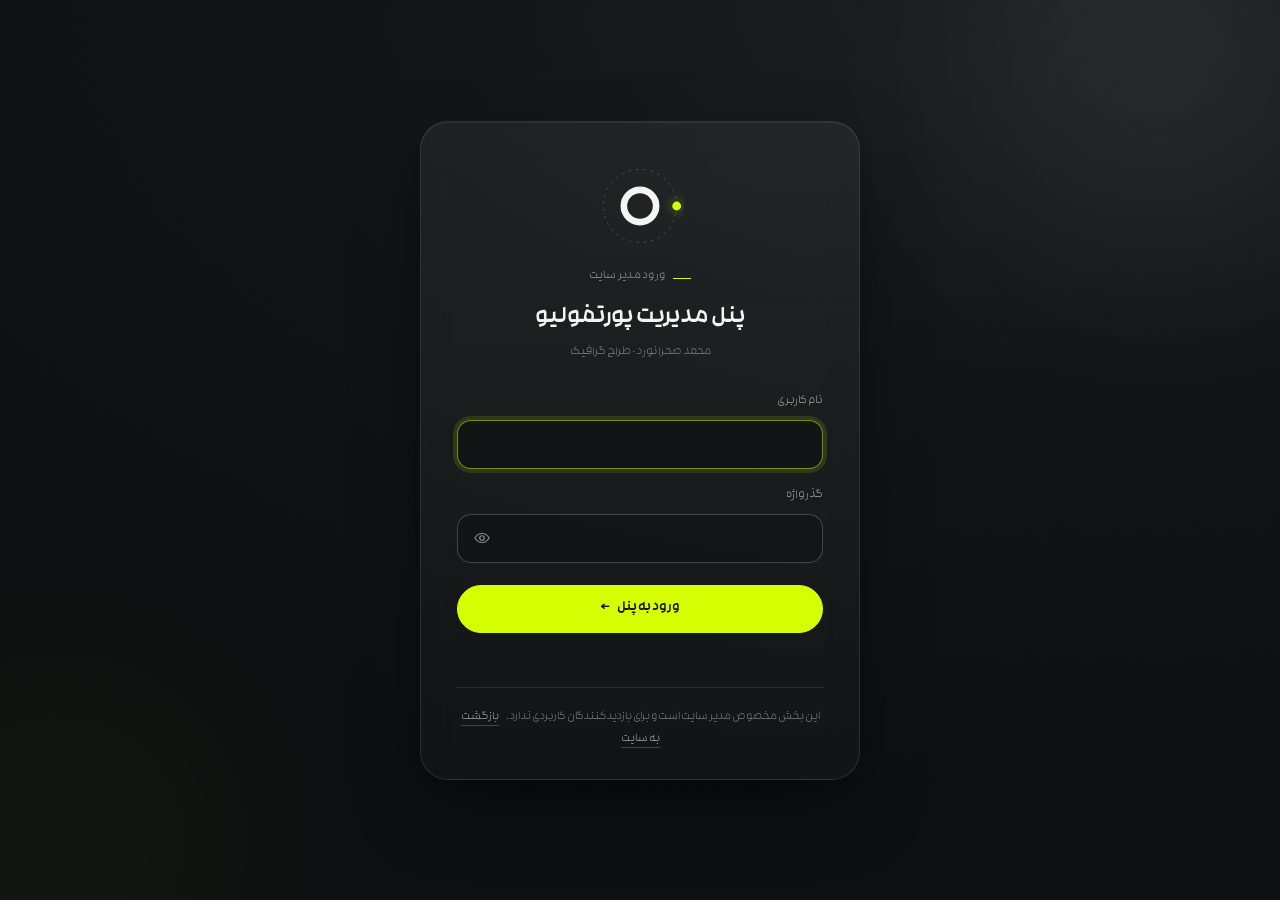
<file: admin.html>
<!DOCTYPE html>
<html lang="fa" dir="rtl">
<head>
  <meta charset="UTF-8">
  <meta name="viewport" content="width=device-width, initial-scale=1, viewport-fit=cover">
  <meta name="robots" content="noindex, nofollow">
  <meta name="theme-color" content="#111315">
  <title>پنل مدیریت | محمد صحرانورد</title>
  <link rel="icon" href="data:image/svg+xml,%3Csvg xmlns='http://www.w3.org/2000/svg' viewBox='0 0 64 64'%3E%3Ccircle cx='32' cy='32' r='11' fill='none' stroke='%23eef1f5' stroke-width='5'/%3E%3Ccircle cx='46' cy='18' r='4' fill='%23e9b872'/%3E%3C/svg%3E">
  <link rel="stylesheet" href="admin.css">
</head>
<body class="adm">

  <div class="bg" aria-hidden="true">
    <span class="bg__blob bg__blob--a"></span>
    <span class="bg__blob bg__blob--b"></span>
    <span class="bg__grain"></span>
  </div>

  <!-- ================= ورود ================= -->
  <section class="login" id="login">
    <div class="login__card">
      <div class="login__mark" aria-hidden="true">
        <svg viewBox="0 0 120 120" width="88" height="88">
          <circle class="login__orbit" cx="60" cy="60" r="50" fill="none" stroke="currentColor" stroke-width="1" stroke-dasharray="3 7" opacity=".3"/>
          <circle class="login__ring" cx="60" cy="60" r="22" fill="none" stroke="currentColor" stroke-width="9" stroke-linecap="round"/>
          <g class="login__key">
            <circle cx="60" cy="60" r="50" fill="none" stroke="none"/>
            <circle class="login__dot" cx="110" cy="60" r="6" fill="var(--accent)"/>
          </g>
        </svg>
      </div>
      <span class="eyebrow">ورود مدیر سایت</span>
      <h1 class="login__title">پنل مدیریت پورتفولیو</h1>
      <p class="login__sub">محمد صحرانورد · طراح گرافیک</p>

      <form class="login__form" id="login-form" novalidate>
        <label class="field">
          <span class="field__label">نام کاربری</span>
          <input class="field__input" id="login-user" type="text" autocomplete="username" dir="ltr" spellcheck="false" required>
        </label>
        <label class="field">
          <span class="field__label">گذرواژه</span>
          <span class="field__wrap">
            <input class="field__input" id="login-pass" type="password" autocomplete="current-password" dir="ltr" required>
            <button class="field__eye" type="button" id="login-eye" aria-label="نمایش گذرواژه">
              <svg viewBox="0 0 24 24" width="18" height="18" aria-hidden="true"><path d="M2.5 12s3.5-6 9.5-6 9.5 6 9.5 6-3.5 6-9.5 6-9.5-6-9.5-6Z" fill="none" stroke="currentColor" stroke-width="1.6"/><circle cx="12" cy="12" r="3" fill="none" stroke="currentColor" stroke-width="1.6"/></svg>
            </button>
          </span>
        </label>
        <button class="btn btn--primary btn--block" type="submit" id="login-btn">
          <span class="btn__label">ورود به پنل</span>
          <span class="btn__arrow" aria-hidden="true">←</span>
        </button>
        <p class="login__err" id="login-err" role="alert" aria-live="polite"></p>
      </form>

      <p class="login__note">
        این بخش مخصوص مدیر سایت است و برای بازدیدکنندگان کاربردی ندارد.
        <a href="index.html">بازگشت به سایت</a>
      </p>
    </div>
  </section>

  <!-- ================= پنل ================= -->
  <div class="app" id="app" hidden>

    <aside class="side">
      <a class="side__brand" href="index.html" title="مشاهده‌ی سایت">
        <svg viewBox="0 0 64 64" width="26" height="26" aria-hidden="true">
          <circle cx="32" cy="32" r="11" fill="none" stroke="currentColor" stroke-width="5"/>
          <circle cx="46" cy="18" r="4" fill="var(--accent)"/>
        </svg>
        <span class="side__brand-text">
          <strong>پنل مدیریت</strong>
          <small>محمد صحرانورد</small>
        </span>
      </a>

      <nav class="side__nav" aria-label="بخش‌های پنل">
        <button class="side__item is-active" data-go="dashboard">
          <svg viewBox="0 0 24 24" aria-hidden="true"><rect x="3.5" y="3.5" width="7" height="7" rx="2"/><rect x="13.5" y="3.5" width="7" height="7" rx="2"/><rect x="3.5" y="13.5" width="7" height="7" rx="2"/><rect x="13.5" y="13.5" width="7" height="7" rx="2"/></svg>
          <span>داشبورد</span>
        </button>
        <button class="side__item" data-go="works">
          <svg viewBox="0 0 24 24" aria-hidden="true"><rect x="3.5" y="5" width="17" height="14" rx="3"/><path d="M3.5 15.5 9 10.5l4 4 2.5-2.5 5 4"/><circle cx="15.5" cy="9" r="1.3"/></svg>
          <span>آثار</span>
          <em class="side__count" id="side-works-count"></em>
        </button>
        <button class="side__item" data-go="about">
          <svg viewBox="0 0 24 24" aria-hidden="true"><circle cx="12" cy="8" r="3.5"/><path d="M5 20a7 7 0 0 1 14 0"/></svg>
          <span>درباره‌ی من</span>
        </button>
        <button class="side__item" data-go="contact">
          <svg viewBox="0 0 24 24" aria-hidden="true"><path d="M5 4h4l2 5-2.5 1.5a11 11 0 0 0 5 5L15 13l5 2v4a2 2 0 0 1-2 2A16 16 0 0 1 3 6a2 2 0 0 1 2-2"/></svg>
          <span>تماس</span>
        </button>
        <button class="side__item" data-go="settings">
          <svg viewBox="0 0 24 24" aria-hidden="true"><circle cx="12" cy="12" r="3"/><path d="M19 12a7 7 0 0 0-.1-1.2l2-1.5-2-3.4-2.3 1a7 7 0 0 0-2-1.2L14.2 3h-4.4l-.4 2.7a7 7 0 0 0-2 1.2l-2.3-1-2 3.4 2 1.5a7 7 0 0 0 0 2.4l-2 1.5 2 3.4 2.3-1a7 7 0 0 0 2 1.2l.4 2.7h4.4l.4-2.7a7 7 0 0 0 2-1.2l2.3 1 2-3.4-2-1.5A7 7 0 0 0 19 12Z"/></svg>
          <span>تنظیمات</span>
          <em class="side__dot" id="side-conn-dot" aria-hidden="true"></em>
        </button>
      </nav>

      <div class="side__foot">
        <a class="side__link" href="index.html" target="_blank" rel="noopener">
          <svg viewBox="0 0 24 24" aria-hidden="true"><path d="M14 4h6v6M20 4l-9 9M19 14v5a1 1 0 0 1-1 1H5a1 1 0 0 1-1-1V6a1 1 0 0 1 1-1h5"/></svg>
          <span>مشاهده‌ی سایت</span>
        </a>
        <button class="side__link" id="logout">
          <svg viewBox="0 0 24 24" aria-hidden="true"><path d="M10 4H6a2 2 0 0 0-2 2v12a2 2 0 0 0 2 2h4M15 8l4 4-4 4M19 12H9"/></svg>
          <span>خروج</span>
        </button>
      </div>
    </aside>

    <main class="main" id="main">
      <header class="top">
        <div class="top__titles">
          <h1 class="top__title" id="top-title">داشبورد</h1>
          <p class="top__sub" id="top-sub">نمای کلی وضعیت سایت</p>
        </div>
        <div class="top__actions">
          <span class="chip chip--muted" id="chip-conn" title="وضعیت اتصال به مخزن گیت‌هاب">
            <i class="chip__dot"></i><span id="chip-conn-text">متصل نیست</span>
          </span>
          <span class="chip chip--warn" id="chip-dirty" hidden>
            <i class="chip__dot"></i><span id="chip-dirty-text">تغییرات منتشرنشده</span>
          </span>
          <button class="btn btn--primary" id="publish-btn" disabled>
            <svg viewBox="0 0 24 24" width="17" height="17" aria-hidden="true"><path d="M12 19V6M6 12l6-6 6 6" fill="none" stroke="currentColor" stroke-width="1.9" stroke-linecap="round" stroke-linejoin="round"/></svg>
            <span>انتشار تغییرات</span>
          </button>
        </div>
      </header>

      <!-- داشبورد -->
      <section class="view is-active" data-view="dashboard">
        <div class="notice notice--setup" id="setup-notice" hidden>
          <div class="notice__icon" aria-hidden="true">
            <svg viewBox="0 0 24 24" width="22" height="22"><path d="M12 3 3 8l9 5 9-5-9-5ZM3 12l9 5 9-5M3 16l9 5 9-5" fill="none" stroke="currentColor" stroke-width="1.6" stroke-linejoin="round"/></svg>
          </div>
          <div class="notice__body">
            <strong>برای انتشار تغییرات، پنل باید به مخزن گیت‌هاب سایت وصل شود.</strong>
            <p>این کار یک‌بار انجام می‌شود. آدرس مخزن و یک «توکن دسترسی» از گیت‌هاب لازم است؛ راهنمای قدم‌به‌قدم در بخش تنظیمات آمده است.</p>
          </div>
          <button class="btn btn--ghost" data-go="settings">رفتن به تنظیمات اتصال</button>
        </div>

        <div class="tiles" id="tiles"></div>

        <div class="grid-2">
          <article class="panel">
            <header class="panel__head">
              <h2 class="panel__title">وضعیت انتشار</h2>
            </header>
            <ul class="kv" id="status-list"></ul>
          </article>
          <article class="panel">
            <header class="panel__head">
              <h2 class="panel__title">دسترسی سریع</h2>
            </header>
            <div class="quick">
              <button class="quick__btn" data-go="works" data-focus="add">
                <span class="quick__icon">＋</span>
                <span>افزودن نمونه‌کار جدید</span>
              </button>
              <button class="quick__btn" data-go="contact">
                <span class="quick__icon">☎</span>
                <span>ویرایش راه‌های تماس</span>
              </button>
              <button class="quick__btn" data-go="about">
                <span class="quick__icon">✎</span>
                <span>ویرایش تجربه‌ها و مهارت‌ها</span>
              </button>
              <button class="quick__btn" id="backup-btn">
                <span class="quick__icon">⤓</span>
                <span>دانلود نسخه‌ی پشتیبان محتوا</span>
              </button>
            </div>
          </article>
        </div>
      </section>

      <!-- آثار -->
      <section class="view" data-view="works">
        <article class="panel panel--drop" id="drop-panel">
          <header class="panel__head">
            <h2 class="panel__title">افزودن نمونه‌کار</h2>
            <p class="panel__sub">تصویرها با نام استاندارد سایت (<code dir="ltr" id="next-name">Image-N</code>) به انتهای گالری اضافه می‌شوند؛ آثار قبلی دست نمی‌خورند.</p>
          </header>
          <label class="drop" id="drop" tabindex="0">
            <input type="file" id="file-input" accept="image/png,image/jpeg,image/webp" multiple hidden>
            <span class="drop__icon" aria-hidden="true">
              <svg viewBox="0 0 24 24" width="30" height="30"><path d="M12 16V5M7.5 9.5 12 5l4.5 4.5M4 15v3a2 2 0 0 0 2 2h12a2 2 0 0 0 2-2v-3" fill="none" stroke="currentColor" stroke-width="1.6" stroke-linecap="round" stroke-linejoin="round"/></svg>
            </span>
            <span class="drop__text"><strong>تصویر را اینجا رها کنید</strong> یا برای انتخاب کلیک کنید</span>
            <span class="drop__hint">PNG · JPG · WEBP — چند فایل هم‌زمان مجاز است</span>
          </label>
        </article>

        <article class="panel">
          <header class="panel__head panel__head--row">
            <div>
              <h2 class="panel__title">گالری آثار <span class="count" id="works-count"></span></h2>
              <p class="panel__sub">ترتیب همین‌جا، ترتیب نمایش در سایت است. برای جابه‌جایی از فلش‌ها استفاده کنید.</p>
            </div>
            <div class="seg" role="tablist" aria-label="نمایش">
              <button class="seg__btn is-active" data-wtab="active" role="tab">فعال</button>
              <button class="seg__btn" data-wtab="hidden" role="tab">آرشیو <span class="count" id="hidden-count"></span></button>
            </div>
          </header>
          <ul class="works" id="works-list"></ul>
          <p class="empty" id="works-empty" hidden>موردی وجود ندارد.</p>
        </article>
      </section>

      <!-- درباره -->
      <section class="view" data-view="about">
        <article class="panel">
          <header class="panel__head">
            <h2 class="panel__title">متن درباره‌ی من</h2>
            <p class="panel__sub">متن کارت «درباره‌ی من». بین ۳ تا ۶ خط بهترین نتیجه را می‌دهد.</p>
          </header>
          <textarea class="field__input field__input--area" id="about-text" rows="6"></textarea>
          <div class="hint"><span id="about-text-len"></span></div>
        </article>

        <div class="grid-2">
          <article class="panel">
            <header class="panel__head panel__head--row">
              <div>
                <h2 class="panel__title">تجربه‌ها</h2>
                <p class="panel__sub">هر مورد یک خط؛ عدد «تجربه‌ی حرفه‌ای» در سایت خودکار شمرده می‌شود.</p>
              </div>
              <button class="btn btn--ghost btn--sm" id="exp-add">＋ افزودن</button>
            </header>
            <ul class="list" id="exp-list"></ul>
          </article>

          <article class="panel">
            <header class="panel__head panel__head--row">
              <div>
                <h2 class="panel__title">نرم‌افزارها</h2>
                <p class="panel__sub">نام نرم‌افزار و درصد تسلط (۰ تا ۱۰۰).</p>
              </div>
              <button class="btn btn--ghost btn--sm" id="skill-add">＋ افزودن</button>
            </header>
            <ul class="list" id="skill-list"></ul>
          </article>
        </div>
      </section>

      <!-- تماس -->
      <section class="view" data-view="contact">
        <div class="grid-2">
          <article class="panel">
            <header class="panel__head">
              <h2 class="panel__title">راه‌های تماس</h2>
              <p class="panel__sub">هر فیلدی را خالی بگذارید، در سایت به‌صورت «به‌زودی» نمایش داده می‌شود.</p>
            </header>
            <label class="field">
              <span class="field__label">شماره‌ی تماس</span>
              <input class="field__input" id="c-phone" dir="ltr" inputmode="numeric" placeholder="09xxxxxxxxx">
              <span class="field__help" id="c-phone-help"></span>
            </label>
            <label class="field">
              <span class="field__label">شناسه در شبکه‌های اجتماعی</span>
              <input class="field__input" id="c-id" dir="ltr" placeholder="@username" spellcheck="false">
              <span class="field__help">یک شناسه‌ی مشترک برای همه‌ی پلتفرم‌های فعال؛ بدون @ هم قبول است.</span>
            </label>
            <label class="field">
              <span class="field__label">ایمیل</span>
              <input class="field__input" id="c-email" dir="ltr" type="email" placeholder="name@example.com" spellcheck="false">
              <span class="field__help" id="c-email-help"></span>
            </label>
            <label class="field">
              <span class="field__label">متن زیر عنوان تماس</span>
              <input class="field__input" id="c-lead">
            </label>
          </article>

          <div class="stack">
            <article class="panel">
              <header class="panel__head">
                <h2 class="panel__title">شبکه‌ها و لینک‌ها</h2>
                <p class="panel__sub">اینستاگرام و تلگرام از «شناسه» و واتساپ از «شناسه + شماره» ساخته می‌شوند. لینک سفارشی (مثلاً بهانس، دریبل یا سایت دیگر) آدرس مستقل دارد. ترتیب این فهرست، ترتیب آیکن‌ها در سایت است. تا وقتی هیچ لینک فعالی نباشد، سایت «به‌زودی» نشان می‌دهد.</p>
              </header>
              <ul class="list" id="platforms"></ul>
              <div class="row" style="margin-top:10px">
                <button class="btn btn--ghost btn--sm" id="platform-add" type="button">＋ افزودن لینک سفارشی</button>
              </div>
            </article>

            <article class="panel">
              <header class="panel__head">
                <h2 class="panel__title">شعار دعوت به گفتگو</h2>
                <p class="panel__sub">نوار بین «آثار» و «تماس».</p>
              </header>
              <label class="field">
                <span class="field__label">متن شعار</span>
                <input class="field__input" id="cta-text">
              </label>
              <label class="field">
                <span class="field__label">برچسب دکمه</span>
                <input class="field__input" id="cta-button">
              </label>
            </article>
          </div>
        </div>
      </section>

      <!-- تنظیمات -->
      <section class="view" data-view="settings">
        <div class="grid-2">
          <article class="panel">
            <header class="panel__head">
              <h2 class="panel__title">اتصال به مخزن گیت‌هاب</h2>
              <p class="panel__sub">پنل تغییرات را مستقیماً در مخزن سایت ثبت می‌کند و گیت‌هاب‌پیجز سایت را به‌روز می‌کند.</p>
            </header>
            <form id="conn-form" novalidate>
              <label class="field">
                <span class="field__label">آدرس مخزن</span>
                <input class="field__input" id="conn-repo" dir="ltr" placeholder="username/repository  یا  https://github.com/username/repository" spellcheck="false" autocomplete="off">
                <span class="field__help">همان مخزنی که فایل‌های index.html و پوشه‌ی Image در آن است.</span>
              </label>
              <label class="field">
                <span class="field__label">شاخه (Branch)</span>
                <input class="field__input" id="conn-branch" dir="ltr" value="main" spellcheck="false" autocomplete="off">
              </label>
              <label class="field">
                <span class="field__label">توکن دسترسی (Personal Access Token)</span>
                <span class="field__wrap">
                  <input class="field__input" id="conn-token" dir="ltr" type="password" placeholder="github_pat_…" spellcheck="false" autocomplete="off">
                  <button class="field__eye" type="button" id="conn-eye" aria-label="نمایش توکن">
                    <svg viewBox="0 0 24 24" width="18" height="18" aria-hidden="true"><path d="M2.5 12s3.5-6 9.5-6 9.5 6 9.5 6-3.5 6-9.5 6-9.5-6-9.5-6Z" fill="none" stroke="currentColor" stroke-width="1.6"/><circle cx="12" cy="12" r="3" fill="none" stroke="currentColor" stroke-width="1.6"/></svg>
                  </button>
                </span>
                <span class="field__help">توکن فقط روی همین مرورگر و به‌صورت رمزشده با گذرواژه‌ی پنل ذخیره می‌شود و هرگز داخل سایت قرار نمی‌گیرد.</span>
              </label>
              <div class="row">
                <button class="btn btn--ghost" type="button" id="conn-test">آزمایش اتصال</button>
                <button class="btn btn--primary" type="submit" id="conn-save">ذخیره‌ی اتصال</button>
                <button class="btn btn--danger-ghost" type="button" id="conn-clear" hidden>قطع اتصال</button>
              </div>
              <p class="form__msg" id="conn-msg" aria-live="polite"></p>
            </form>
          </article>

          <div class="stack">
            <article class="panel panel--guide">
              <header class="panel__head">
                <h2 class="panel__title">چطور توکن بسازم؟</h2>
              </header>
              <ol class="steps">
                <li>در گیت‌هاب وارد شوید و به <span dir="ltr">Settings → Developer settings → Personal access tokens → Fine-grained tokens</span> بروید.</li>
                <li><span dir="ltr">Generate new token</span> را بزنید. یک نام بدهید (مثلاً «portfolio-admin») و تاریخ انقضا را ترجیحاً یک سال بگذارید.</li>
                <li>در <span dir="ltr">Repository access</span> گزینه‌ی <span dir="ltr">Only select repositories</span> و فقط مخزن سایت را انتخاب کنید.</li>
                <li>در <span dir="ltr">Permissions → Repository permissions</span> مورد <strong dir="ltr">Contents</strong> را روی <strong dir="ltr">Read and write</strong> بگذارید. بقیه نیاز نیست.</li>
                <li>توکن ساخته‌شده را همان لحظه کپی کنید (بعداً دیگر نمایش داده نمی‌شود) و این‌جا وارد کنید.</li>
              </ol>
              <p class="panel__sub">با پایان اعتبار توکن، فقط کافی است توکن تازه‌ای بسازید و همین‌جا جایگزین کنید.</p>
            </article>

            <article class="panel">
              <header class="panel__head">
                <h2 class="panel__title">پشتیبان‌گیری و بازیابی</h2>
                <p class="panel__sub">کل محتوای قابل ویرایش در یک فایل <code dir="ltr">content.json</code> نگه‌داری می‌شود.</p>
              </header>
              <div class="row">
                <button class="btn btn--ghost" id="backup-btn-2">دانلود نسخه‌ی پشتیبان</button>
                <label class="btn btn--ghost">
                  بازیابی از فایل
                  <input type="file" id="restore-input" accept="application/json,.json" hidden>
                </label>
                <button class="btn btn--danger-ghost" id="discard-btn">دور انداختن تغییرات منتشرنشده</button>
              </div>
              <p class="form__msg" id="backup-msg" aria-live="polite"></p>
            </article>
          </div>
        </div>
      </section>
    </main>
  </div>

  <!-- پنجره‌ی تأیید -->
  <dialog class="modal" id="modal">
    <form method="dialog" class="modal__box">
      <h3 class="modal__title" id="modal-title"></h3>
      <p class="modal__text" id="modal-text"></p>
      <div class="modal__actions">
        <button class="btn btn--ghost" value="cancel" id="modal-cancel">انصراف</button>
        <button class="btn btn--primary" value="ok" id="modal-ok">تأیید</button>
      </div>
    </form>
  </dialog>

  <!-- پنجره‌ی ویرایش اثر -->
  <dialog class="modal" id="work-modal">
    <form method="dialog" class="modal__box modal__box--wide" id="work-form">
      <div class="work-edit">
        <figure class="work-edit__fig"><img id="we-img" alt=""></figure>
        <div class="work-edit__fields">
          <h3 class="modal__title">ویرایش اثر</h3>
          <p class="modal__text" dir="ltr" id="we-file"></p>
          <label class="field">
            <span class="field__label">برچسب (دسته)</span>
            <input class="field__input" id="we-tag" list="tag-list" placeholder="مثلاً: پوستر">
            <datalist id="tag-list"></datalist>
          </label>
          <label class="field">
            <span class="field__label">توضیح کوتاه (اختیاری)</span>
            <textarea class="field__input field__input--area" id="we-desc" rows="3"></textarea>
          </label>
        </div>
      </div>
      <div class="modal__actions">
        <button class="btn btn--ghost" value="cancel" type="button" id="we-cancel">انصراف</button>
        <button class="btn btn--primary" value="ok" id="we-ok">ثبت</button>
      </div>
    </form>
  </dialog>

  <!-- پنجره‌ی انتشار -->
  <dialog class="modal" id="pub-modal">
    <div class="modal__box">
      <h3 class="modal__title">انتشار تغییرات</h3>
      <p class="modal__text" id="pub-sub"></p>
      <ol class="pubsteps" id="pub-steps">
        <li data-step="check"><i></i><span>بررسی اتصال و آخرین نسخه‌ی مخزن</span></li>
        <li data-step="upload"><i></i><span>آپلود تصویرهای جدید</span></li>
        <li data-step="commit"><i></i><span>ثبت محتوا (content.json)</span></li>
        <li data-step="done"><i></i><span>انتشار نهایی</span></li>
      </ol>
      <p class="form__msg" id="pub-msg" aria-live="polite"></p>
      <div class="modal__actions">
        <a class="btn btn--ghost" id="pub-view" href="index.html" target="_blank" rel="noopener" hidden>مشاهده‌ی سایت</a>
        <button class="btn btn--primary" id="pub-close" disabled>بستن</button>
      </div>
    </div>
  </dialog>

  <div class="toasts" id="toasts" aria-live="polite"></div>

  <script src="admin.js"></script>
</body>
</html>
</file>
<file: admin.css>
/* =====================================================================
   ADMIN PANEL — Mohammad Sahranavard
   admin.css  (هم‌خانواده با style.css سایت)
   ===================================================================== */

@font-face { font-family: "Rokh"; src: url("font/Rokh-Light.woff2") format("woff2");   font-weight: 300; font-style: normal; font-display: swap; }
@font-face { font-family: "Rokh"; src: url("font/Rokh-Regular.woff2") format("woff2"); font-weight: 400; font-style: normal; font-display: swap; }
@font-face { font-family: "Rokh"; src: url("font/Rokh-Medium.woff2") format("woff2");  font-weight: 500; font-style: normal; font-display: swap; }
@font-face { font-family: "Rokh"; src: url("font/Rokh-Bold.woff2") format("woff2");    font-weight: 700; font-style: normal; font-display: swap; }
@font-face { font-family: "Rokh"; src: url("font/Rokh-Black.woff2") format("woff2");   font-weight: 900; font-style: normal; font-display: swap; }

:root {
  --bg:        #111315;
  --bg-deep:   #0C0E10;
  --bg-soft:   #1C1F22;
  --surface:   rgba(244, 245, 243, 0.045);
  --surface-2: rgba(244, 245, 243, 0.075);
  --line:      rgba(133, 139, 141, 0.22);
  --line-2:    rgba(133, 139, 141, 0.42);
  --text:   #F4F5F3;
  --text-2: #B2B6B6;
  --text-3: #858B8D;
  --accent:      #D6FF03;
  --accent-soft: rgba(214, 255, 3, 0.12);
  --accent-ink:  #111315;
  --ok:     #9FE0B0;
  --ok-soft: rgba(143, 211, 167, 0.14);
  --warn:   #E4D36A;
  --danger: #ef8a8a;
  --danger-soft: rgba(239, 138, 138, 0.14);
  --r-xl: 28px; --r-lg: 20px; --r-md: 14px; --r-sm: 10px;
  --ease: cubic-bezier(0.22, 1, 0.36, 1);
  --ease-io: cubic-bezier(0.65, 0, 0.35, 1);
  --side-w: 256px;
  --shadow-lg: 0 30px 80px -20px rgba(0, 0, 0, 0.55), 0 10px 30px -10px rgba(0, 0, 0, 0.35);
  --shadow-md: 0 18px 50px -18px rgba(0, 0, 0, 0.5);
}

*, *::before, *::after { box-sizing: border-box; }
html { -webkit-text-size-adjust: 100%; scroll-behavior: smooth; }
body {
  margin: 0;
  min-height: 100vh;
  font-family: "Rokh", system-ui, -apple-system, "Segoe UI", Tahoma, sans-serif;
  font-size: 15px;
  line-height: 1.75;
  color: var(--text);
  background: var(--bg);
  -webkit-font-smoothing: antialiased;
  overflow-x: hidden;
}
button, input, textarea, select { font: inherit; color: inherit; }
button { cursor: pointer; background: none; border: 0; padding: 0; }
a { color: inherit; text-decoration: none; }
img { display: block; max-width: 100%; }
[hidden] { display: none !important; }
code { font-family: ui-monospace, Menlo, Consolas, monospace; font-size: 0.9em; background: var(--surface-2); padding: 1px 6px; border-radius: 6px; }
::selection { background: var(--accent-soft); }

/* ---------- پس‌زمینه ---------- */
.bg { position: fixed; inset: 0; z-index: -1; overflow: hidden; background: radial-gradient(120% 90% at 85% 0%, var(--bg-soft) 0%, var(--bg) 48%, var(--bg-deep) 100%); }
.bg__blob { position: absolute; border-radius: 50%; filter: blur(80px); opacity: 0.45; animation: blob 22s ease-in-out infinite alternate; }
.bg__blob--a { width: 560px; height: 560px; right: -160px; top: -200px; background: radial-gradient(circle, rgba(133, 139, 141, 0.35), transparent 70%); }
.bg__blob--b { width: 520px; height: 520px; left: -200px; bottom: -200px; background: radial-gradient(circle, rgba(214, 255, 3, 0.105), transparent 70%); animation-delay: -10s; }
@keyframes blob { to { transform: translate(40px, 30px) scale(1.08); } }
.bg__grain { position: absolute; inset: 0; opacity: 0.06; mix-blend-mode: overlay; background-image: url("data:image/svg+xml,%3Csvg xmlns='http://www.w3.org/2000/svg' width='220' height='220'%3E%3Cfilter id='n'%3E%3CfeTurbulence type='fractalNoise' baseFrequency='0.9' numOctaves='2' stitchTiles='stitch'/%3E%3C/filter%3E%3Crect width='100%25' height='100%25' filter='url(%23n)'/%3E%3C/svg%3E"); }

/* ---------- عناصر پایه ---------- */
.eyebrow { display: inline-flex; align-items: center; gap: 8px; font-size: 12.5px; font-weight: 500; color: var(--text-3); letter-spacing: 0.02em; }
.eyebrow::before { content: ""; width: 18px; height: 1px; background: var(--accent); }

.btn {
  position: relative;
  display: inline-flex; align-items: center; justify-content: center; gap: 8px;
  height: 44px; padding: 0 20px;
  border-radius: 999px;
  font-weight: 500; font-size: 14px; white-space: nowrap;
  border: 1px solid var(--line-2);
  color: var(--text);
  background: var(--surface);
  transition: transform 0.45s var(--ease), background-color 0.3s, border-color 0.3s, color 0.3s, opacity 0.3s;
}
.btn:hover { background: var(--surface-2); transform: translateY(-1px); }
.btn:active { transform: translateY(0) scale(0.98); }
.btn:disabled { opacity: 0.45; cursor: not-allowed; transform: none; }
.btn--primary { background: var(--accent); border-color: var(--accent); color: var(--accent-ink); font-weight: 700; }
.btn--primary:hover { background: #E4FF4D; border-color: #E4FF4D; }
.btn--ghost { background: transparent; }
.btn--danger-ghost { background: transparent; color: var(--danger); border-color: rgba(239, 138, 138, 0.35); }
.btn--danger-ghost:hover { background: var(--danger-soft); }
.btn--sm { height: 36px; padding: 0 14px; font-size: 13px; }
.btn--block { width: 100%; }
.btn.is-busy { pointer-events: none; }
.btn.is-busy::after { content: ""; position: absolute; inset: 0; border-radius: inherit; background: linear-gradient(90deg, transparent, rgba(255,255,255,0.25), transparent); background-size: 200% 100%; animation: busy 1.1s linear infinite; }
@keyframes busy { from { background-position: 200% 0; } to { background-position: -200% 0; } }

.field { display: block; margin-bottom: 16px; }
.field__label { display: block; font-size: 13px; color: var(--text-2); margin-bottom: 7px; }
.field__wrap { position: relative; display: block; }
.field__input {
  width: 100%; min-height: 46px; padding: 10px 14px;
  border-radius: var(--r-md);
  border: 1px solid var(--line-2);
  background: rgba(0, 0, 0, 0.18);
  color: var(--text);
  outline: none;
  transition: border-color 0.3s, box-shadow 0.3s, background-color 0.3s;
}
.field__input::placeholder { color: var(--text-3); }
.field__input:focus { border-color: rgba(214, 255, 3, 0.525); box-shadow: 0 0 0 4px var(--accent-soft); background: rgba(0, 0, 0, 0.24); }
.field__input--area { resize: vertical; line-height: 1.9; }
.field__input.is-invalid { border-color: rgba(239, 138, 138, 0.7); box-shadow: 0 0 0 4px var(--danger-soft); }
.field__wrap .field__input { padding-inline-end: 46px; }
.field__eye { position: absolute; top: 50%; inset-inline-end: 8px; transform: translateY(-50%); width: 34px; height: 34px; border-radius: 10px; display: grid; place-items: center; color: var(--text-3); transition: color 0.3s, background-color 0.3s; }
.field__eye:hover { color: var(--text); background: var(--surface-2); }
.field__help { display: block; margin-top: 6px; font-size: 12.5px; color: var(--text-3); line-height: 1.7; }
.field__help.is-bad { color: var(--danger); }
.field__help.is-good { color: var(--ok); }
.hint { font-size: 12.5px; color: var(--text-3); margin-top: 6px; }

.chip { display: inline-flex; align-items: center; gap: 8px; height: 34px; padding: 0 12px 0 14px; border-radius: 999px; font-size: 12.5px; border: 1px solid var(--line); background: var(--surface); color: var(--text-2); white-space: nowrap; }
.chip__dot { width: 7px; height: 7px; border-radius: 50%; background: var(--text-3); flex: 0 0 auto; }
.chip--ok .chip__dot { background: var(--ok); box-shadow: 0 0 0 4px var(--ok-soft); }
.chip--warn { color: var(--accent); border-color: rgba(214, 255, 3, 0.262); }
.chip--warn .chip__dot { background: var(--accent); box-shadow: 0 0 0 4px var(--accent-soft); animation: pulse 2.2s ease-in-out infinite; }
.chip--bad .chip__dot { background: var(--danger); }
@keyframes pulse { 0%, 100% { box-shadow: 0 0 0 3px var(--accent-soft); } 50% { box-shadow: 0 0 0 7px rgba(214, 255, 3, 0.038); } }

.count { display: inline-grid; place-items: center; min-width: 22px; height: 22px; padding: 0 7px; margin-inline-start: 6px; border-radius: 999px; background: var(--surface-2); font-size: 12px; font-weight: 500; color: var(--text-2); vertical-align: middle; }

/* ---------- ورود ---------- */
.login { min-height: 100vh; display: grid; place-items: center; padding: 32px 20px; }
.login__card {
  width: min(440px, 100%);
  padding: 40px 36px 28px;
  border-radius: var(--r-xl);
  background: linear-gradient(180deg, rgba(244, 245, 243, 0.06), rgba(244, 245, 243, 0.025));
  border: 1px solid var(--line);
  box-shadow: var(--shadow-lg), inset 0 1px 0 rgba(244, 245, 243, 0.06);
  backdrop-filter: blur(18px);
  -webkit-backdrop-filter: blur(18px);
  text-align: center;
  animation: card-in 1s var(--ease) both;
}
@keyframes card-in { from { opacity: 0; transform: translateY(22px) scale(0.98); } }
.login__mark { display: grid; place-items: center; margin-bottom: 14px; color: var(--text); }
.login__ring { stroke-dasharray: 140; stroke-dashoffset: 140; animation: ring-draw 1.6s var(--ease) 0.2s forwards; transform-origin: 60px 60px; }
@keyframes ring-draw { to { stroke-dashoffset: 0; } }
.login__key { transform-origin: 60px 60px; animation: orbit 9s linear infinite; }
.login__dot { filter: drop-shadow(0 0 8px rgba(214, 255, 3, 0.525)); }
.login__orbit { transform-origin: 60px 60px; animation: orbit 40s linear infinite reverse; }
@keyframes orbit { to { transform: rotate(360deg); } }
.login__title { margin: 8px 0 2px; font-size: 24px; font-weight: 700; }
.login__sub { margin: 0 0 26px; color: var(--text-3); font-size: 13px; }
.login__form { text-align: start; }
.login__form .btn { margin-top: 6px; height: 48px; }
.btn__arrow { display: inline-block; transition: transform 0.4s var(--ease); }
.btn:hover .btn__arrow { transform: translateX(-4px); }
.login__err { min-height: 22px; margin: 10px 0 0; font-size: 13px; color: var(--danger); text-align: center; }
.login__note { margin: 22px 0 0; padding-top: 18px; border-top: 1px solid var(--line); font-size: 12.5px; color: var(--text-3); line-height: 1.8; }
.login__note a { color: var(--text-2); border-bottom: 1px solid var(--line-2); margin-inline-start: 6px; }
.login__note a:hover { color: var(--accent); border-color: var(--accent); }
.login__card.is-shake { animation: shake 0.5s var(--ease-io); }
@keyframes shake { 0%, 100% { transform: none; } 20% { transform: translateX(-8px); } 40% { transform: translateX(8px); } 60% { transform: translateX(-5px); } 80% { transform: translateX(5px); } }
.login.is-out { animation: login-out 0.7s var(--ease-io) forwards; pointer-events: none; }
@keyframes login-out { to { opacity: 0; transform: translateY(-30px) scale(0.98); } }

/* ---------- چیدمان پنل ---------- */
.app { display: grid; grid-template-columns: var(--side-w) minmax(0, 1fr); min-height: 100vh; }
.app > .main, .app > .side { animation: app-in 0.9s var(--ease) both; }
.app > .side { animation-name: app-in-fade; }
@keyframes app-in-fade { from { opacity: 0; } }
@keyframes app-in { from { opacity: 0; transform: translateY(10px); } }

.side {
  position: sticky; top: 0; height: 100vh;
  display: flex; flex-direction: column;
  padding: 22px 16px;
  border-inline-end: 1px solid var(--line);
  background: rgba(14, 16, 18, 0.55);
  backdrop-filter: blur(16px);
  -webkit-backdrop-filter: blur(16px);
}
.side__brand { display: flex; align-items: center; gap: 12px; padding: 8px 10px 20px; }
.side__brand svg { flex: 0 0 auto; }
.side__brand-text { display: flex; flex-direction: column; line-height: 1.4; }
.side__brand-text strong { font-size: 15px; font-weight: 700; }
.side__brand-text small { font-size: 12px; color: var(--text-3); }
.side__nav { display: flex; flex-direction: column; gap: 4px; }
.side__item, .side__link {
  position: relative;
  display: flex; align-items: center; gap: 12px;
  width: 100%; height: 46px; padding: 0 14px;
  border-radius: var(--r-md);
  color: var(--text-2); font-size: 14px; font-weight: 500;
  text-align: start;
  transition: color 0.3s, background-color 0.3s, transform 0.4s var(--ease);
}
.side__item svg, .side__link svg { width: 19px; height: 19px; fill: none; stroke: currentColor; stroke-width: 1.6; stroke-linecap: round; stroke-linejoin: round; flex: 0 0 auto; }
.side__item:hover, .side__link:hover { color: var(--text); background: var(--surface); }
.side__item.is-active { color: var(--text); background: var(--surface-2); }
.side__item.is-active::before { content: ""; position: absolute; inset-inline-start: 0; top: 13px; bottom: 13px; width: 3px; border-radius: 3px; background: var(--accent); }
.side__count { margin-inline-start: auto; font-style: normal; font-size: 12px; color: var(--text-3); }
.side__dot { margin-inline-start: auto; width: 8px; height: 8px; border-radius: 50%; background: var(--text-3); }
.side__dot.is-ok { background: var(--ok); box-shadow: 0 0 0 3px var(--ok-soft); }
.side__dot.is-bad { background: var(--danger); }
.side__foot { margin-top: auto; padding-top: 14px; border-top: 1px solid var(--line); display: flex; flex-direction: column; gap: 2px; }

.main { padding: 22px clamp(18px, 3vw, 40px) 60px; }
.top { display: flex; align-items: flex-end; justify-content: space-between; gap: 16px; flex-wrap: wrap; padding: 6px 0 22px; }
.top__title { margin: 0; font-size: 26px; font-weight: 700; line-height: 1.3; }
.top__sub { margin: 2px 0 0; color: var(--text-3); font-size: 13px; }
.top__actions { display: flex; align-items: center; gap: 10px; flex-wrap: wrap; }

.view { display: none; }
.view.is-active { display: block; animation: view-in 0.6s var(--ease) both; }
@keyframes view-in { from { opacity: 0; transform: translateY(10px); } }

.panel {
  padding: 22px 22px 20px;
  border-radius: var(--r-lg);
  background: linear-gradient(180deg, rgba(244, 245, 243, 0.05), rgba(244, 245, 243, 0.025));
  border: 1px solid var(--line);
  box-shadow: inset 0 1px 0 rgba(244, 245, 243, 0.05);
  margin-bottom: 18px;
}
.panel__head { margin-bottom: 16px; }
.panel__head--row { display: flex; align-items: flex-start; justify-content: space-between; gap: 14px; flex-wrap: wrap; }
.panel__title { margin: 0; font-size: 17px; font-weight: 700; }
.panel__sub { margin: 4px 0 0; font-size: 13px; color: var(--text-3); line-height: 1.8; }
.grid-2 { display: grid; grid-template-columns: 1fr 1fr; gap: 18px; align-items: start; }
.stack > .panel:last-child { margin-bottom: 0; }
.row { display: flex; gap: 10px; flex-wrap: wrap; align-items: center; }
.form__msg { min-height: 20px; margin: 10px 0 0; font-size: 13px; color: var(--text-2); }
.form__msg.is-bad { color: var(--danger); }
.form__msg.is-good { color: var(--ok); }

/* اعلان راه‌اندازی */
.notice { display: flex; align-items: center; gap: 16px; padding: 18px 20px; margin-bottom: 18px; border-radius: var(--r-lg); border: 1px solid rgba(214, 255, 3, 0.225); background: linear-gradient(135deg, rgba(214, 255, 3, 0.09), rgba(214, 255, 3, 0.03)); }
.notice__icon { flex: 0 0 auto; display: grid; place-items: center; width: 46px; height: 46px; border-radius: 14px; background: var(--accent-soft); color: var(--accent); }
.notice__body { flex: 1 1 auto; }
.notice__body strong { display: block; font-weight: 700; }
.notice__body p { margin: 2px 0 0; font-size: 13px; color: var(--text-2); }

/* کاشی‌های آمار */
.tiles { display: grid; grid-template-columns: repeat(4, 1fr); gap: 14px; margin-bottom: 18px; }
.tile { position: relative; overflow: hidden; padding: 18px 20px; border-radius: var(--r-lg); background: var(--surface); border: 1px solid var(--line); }
.tile::after { content: ""; position: absolute; inset-inline-end: -30px; top: -30px; width: 90px; height: 90px; border-radius: 50%; background: radial-gradient(circle, rgba(214, 255, 3, 0.105), transparent 70%); }
.tile__value { display: block; font-size: 30px; font-weight: 900; line-height: 1.2; }
.tile__label { display: block; font-size: 13px; color: var(--text-3); margin-top: 2px; }

.kv { list-style: none; margin: 0; padding: 0; }
.kv li { display: flex; justify-content: space-between; gap: 16px; padding: 11px 0; border-bottom: 1px solid var(--line); font-size: 14px; }
.kv li:last-child { border-bottom: 0; }
.kv span:first-child { color: var(--text-3); }
.kv .is-ok { color: var(--ok); }
.kv .is-warn { color: var(--accent); }
.kv .is-bad { color: var(--danger); }

.quick { display: grid; grid-template-columns: 1fr 1fr; gap: 10px; }
.quick__btn { display: flex; align-items: center; gap: 12px; padding: 14px 16px; border-radius: var(--r-md); border: 1px solid var(--line); background: var(--surface); font-size: 13.5px; font-weight: 500; text-align: start; color: var(--text-2); transition: background-color 0.3s, color 0.3s, transform 0.4s var(--ease), border-color 0.3s; }
.quick__btn:hover { background: var(--surface-2); color: var(--text); transform: translateY(-2px); border-color: var(--line-2); }
.quick__icon { display: grid; place-items: center; width: 34px; height: 34px; border-radius: 10px; background: var(--accent-soft); color: var(--accent); font-size: 16px; flex: 0 0 auto; }

/* ---------- آثار ---------- */
.drop {
  display: flex; flex-direction: column; align-items: center; justify-content: center; gap: 6px;
  min-height: 150px; padding: 24px;
  border-radius: var(--r-lg);
  border: 1.5px dashed var(--line-2);
  background: rgba(0, 0, 0, 0.12);
  color: var(--text-2);
  cursor: pointer;
  text-align: center;
  transition: border-color 0.3s, background-color 0.3s, transform 0.4s var(--ease);
}
.drop:hover, .drop:focus-visible { border-color: rgba(214, 255, 3, 0.45); background: rgba(214, 255, 3, 0.038); outline: none; }
.drop.is-over { border-color: var(--accent); background: rgba(214, 255, 3, 0.075); transform: scale(1.005); }
.drop__icon { display: grid; place-items: center; width: 56px; height: 56px; border-radius: 18px; background: var(--surface-2); color: var(--accent); margin-bottom: 6px; }
.drop__text strong { color: var(--text); font-weight: 700; }
.drop__hint { font-size: 12.5px; color: var(--text-3); }

.seg { display: inline-flex; gap: 4px; padding: 4px; border-radius: 999px; background: rgba(0, 0, 0, 0.18); border: 1px solid var(--line); }
.seg__btn { height: 34px; padding: 0 14px; border-radius: 999px; font-size: 13px; color: var(--text-2); transition: background-color 0.3s, color 0.3s; }
.seg__btn.is-active { background: var(--surface-2); color: var(--text); }

.works { list-style: none; margin: 0; padding: 0; display: grid; grid-template-columns: repeat(auto-fill, minmax(190px, 1fr)); gap: 14px; }
.work {
  position: relative; display: flex; flex-direction: column;
  border-radius: var(--r-md); overflow: hidden;
  background: rgba(0, 0, 0, 0.16); border: 1px solid var(--line);
  animation: view-in 0.5s var(--ease) both;
  transition: transform 0.45s var(--ease), border-color 0.3s, box-shadow 0.45s var(--ease);
}
.work:hover { transform: translateY(-3px); border-color: var(--line-2); box-shadow: var(--shadow-md); }
.work.is-new { border-color: rgba(214, 255, 3, 0.375); }
.work.is-missing { border-color: rgba(239, 138, 138, 0.6); }
.work__fig { position: relative; aspect-ratio: 4 / 5; margin: 0; background: #0E1012 url("data:image/svg+xml,%3Csvg xmlns='http://www.w3.org/2000/svg' width='24' height='24'%3E%3Crect width='12' height='12' fill='%23222730'/%3E%3Crect x='12' y='12' width='12' height='12' fill='%23222730'/%3E%3C/svg%3E"); }
.work__fig img { width: 100%; height: 100%; object-fit: cover; transition: transform 0.7s var(--ease); }
.work:hover .work__fig img { transform: scale(1.04); }
.work__num { position: absolute; top: 10px; inset-inline-start: 10px; height: 26px; padding: 0 10px; border-radius: 999px; display: grid; place-items: center; font-size: 12px; font-weight: 500; background: rgba(0, 0, 0, 0.55); backdrop-filter: blur(6px); color: var(--text); }
.work__badge { position: absolute; top: 10px; inset-inline-end: 10px; height: 26px; padding: 0 10px; border-radius: 999px; display: grid; place-items: center; font-size: 12px; font-weight: 700; background: var(--accent); color: var(--accent-ink); }
.work.is-missing .work__badge { background: var(--danger); color: #2a1515; }
.work__body { padding: 10px 12px 10px; display: flex; flex-direction: column; gap: 2px; }
.work__tag { font-size: 13.5px; font-weight: 500; }
.work__tag:empty::before { content: "بدون برچسب"; color: var(--text-3); font-weight: 400; }
.work__file { font-size: 11.5px; color: var(--text-3); direction: ltr; text-align: end; }
.work__tools { display: flex; gap: 4px; padding: 0 8px 10px; }
.work__tools button { width: 34px; height: 34px; border-radius: 10px; display: grid; place-items: center; color: var(--text-2); transition: background-color 0.3s, color 0.3s; }
.work__tools button:hover { background: var(--surface-2); color: var(--text); }
.work__tools button:disabled { opacity: 0.3; pointer-events: none; }
.work__tools button.is-danger:hover { background: var(--danger-soft); color: var(--danger); }
.work__tools .spacer { flex: 1; }
.work__tools svg { width: 17px; height: 17px; fill: none; stroke: currentColor; stroke-width: 1.7; stroke-linecap: round; stroke-linejoin: round; }
.empty { padding: 30px; text-align: center; color: var(--text-3); margin: 0; }

/* پنجره‌ی ویرایش اثر */
.work-edit { display: grid; grid-template-columns: 180px 1fr; gap: 20px; align-items: start; }
.work-edit__fig { margin: 0; border-radius: var(--r-md); overflow: hidden; background: #0E1012; aspect-ratio: 4 / 5; }
.work-edit__fig img { width: 100%; height: 100%; object-fit: cover; }

/* ---------- فهرست‌های ویرایشی ---------- */
.list { list-style: none; margin: 0; padding: 0; display: flex; flex-direction: column; gap: 8px; }
.item { display: flex; align-items: center; gap: 8px; padding: 6px 6px 6px 8px; border-radius: var(--r-md); background: rgba(0, 0, 0, 0.14); border: 1px solid var(--line); animation: view-in 0.4s var(--ease) both; }
.item__idx { width: 26px; text-align: center; font-size: 12px; color: var(--text-3); flex: 0 0 auto; }
.item .field__input { min-height: 40px; padding: 7px 12px; background: transparent; border-color: transparent; }
.item .field__input:focus { background: rgba(0, 0, 0, 0.2); border-color: rgba(214, 255, 3, 0.45); }
.item__pct { width: 64px; text-align: center; flex: 0 0 auto; direction: ltr; }
.item__range { flex: 0 0 110px; accent-color: var(--accent); }
.item__tools { display: flex; gap: 2px; flex: 0 0 auto; }
.item__tools button { width: 32px; height: 32px; border-radius: 9px; display: grid; place-items: center; color: var(--text-3); transition: background-color 0.3s, color 0.3s; }
.item__tools button:hover { background: var(--surface-2); color: var(--text); }
.item__tools button:disabled { opacity: 0.3; pointer-events: none; }
.item__tools button.is-danger:hover { background: var(--danger-soft); color: var(--danger); }
.item--platform .item__idx svg, .item--link .item__idx svg { width: 18px; height: 18px; color: var(--text-2); }
.item__name { flex: 1 1 auto; font-weight: 500; }
.item--link { flex-wrap: wrap; }
.item--link .item__label { flex: 1 1 120px; min-width: 0; }
.item--link .item__url { flex: 1 1 100%; order: 8; min-width: 0; font-size: 13px; margin-top: -2px; }
.item--link .item__note { flex: 1 1 100%; order: 9; font-size: 11.5px; color: var(--text-3); padding: 0 8px 2px; }
.item--link .item__note:empty { display: none; }
.item--link .item__note.is-bad { color: var(--danger); }
.item.is-off .item__idx, .item.is-off .item__name, .item.is-off .item__label, .item.is-off .item__url { opacity: 0.5; }
.item__tools svg { width: 16px; height: 16px; fill: none; stroke: currentColor; stroke-width: 1.7; stroke-linecap: round; stroke-linejoin: round; }

.toggles { list-style: none; margin: 0; padding: 0; display: flex; flex-direction: column; gap: 8px; }
.toggle { display: flex; align-items: center; justify-content: space-between; gap: 12px; padding: 12px 14px; border-radius: var(--r-md); background: rgba(0, 0, 0, 0.14); border: 1px solid var(--line); cursor: pointer; }
.toggle__name { display: flex; align-items: center; gap: 10px; font-weight: 500; }
.toggle__name svg { width: 18px; height: 18px; color: var(--text-2); }
.toggle input { position: absolute; opacity: 0; pointer-events: none; }
.toggle__sw { position: relative; width: 44px; height: 26px; border-radius: 999px; background: rgba(244, 245, 243, 0.12); transition: background-color 0.3s; flex: 0 0 auto; }
.toggle__sw::after { content: ""; position: absolute; top: 3px; inset-inline-start: 3px; width: 20px; height: 20px; border-radius: 50%; background: #fff; transition: transform 0.4s var(--ease); }
.toggle input:checked + .toggle__sw { background: var(--accent); }
.toggle input:checked + .toggle__sw::after { transform: translateX(-18px); }
.toggle input:focus-visible + .toggle__sw { box-shadow: 0 0 0 4px var(--accent-soft); }
.toggle--mini { padding: 0; background: none; border: 0; flex: 0 0 auto; }
.toggle--mini .toggle__sw { width: 38px; height: 22px; }
.toggle--mini .toggle__sw::after { width: 16px; height: 16px; }
.toggle--mini input:checked + .toggle__sw::after { transform: translateX(-16px); }

/* ---------- راهنما ---------- */
.steps { margin: 0; padding: 0 20px 0 0; display: flex; flex-direction: column; gap: 10px; font-size: 13.5px; color: var(--text-2); line-height: 1.9; }
.steps li::marker { color: var(--accent); font-weight: 700; }
.steps strong { color: var(--text); }
.steps [dir="ltr"] { display: inline; unicode-bidi: isolate; font-size: 0.92em; background: var(--surface-2); padding: 1px 6px; border-radius: 6px; -webkit-box-decoration-break: clone; box-decoration-break: clone; }

/* ---------- پنجره‌ها ---------- */
.modal { border: 0; padding: 0; background: transparent; max-width: min(560px, calc(100vw - 32px)); width: 100%; color: var(--text); }
.modal::backdrop { background: rgba(10, 12, 13, 0.7); backdrop-filter: blur(6px); }
.modal[open] { animation: modal-in 0.5s var(--ease) both; }
@keyframes modal-in { from { opacity: 0; transform: translateY(18px) scale(0.98); } }
.modal__box { padding: 26px 26px 20px; border-radius: var(--r-xl); background: #1A1D20; border: 1px solid var(--line-2); box-shadow: var(--shadow-lg); margin: 0; }
.modal__box--wide { max-width: 100%; }
.modal__title { margin: 0 0 6px; font-size: 18px; font-weight: 700; }
.modal__text { margin: 0 0 18px; color: var(--text-2); font-size: 14px; line-height: 1.8; }
.modal__actions { display: flex; justify-content: flex-start; gap: 10px; margin-top: 18px; flex-wrap: wrap; }
.modal .btn--primary.is-danger { background: var(--danger); border-color: var(--danger); color: #2a1515; }

.pubsteps { list-style: none; margin: 4px 0 0; padding: 0; display: flex; flex-direction: column; gap: 10px; }
.pubsteps li { display: flex; align-items: center; gap: 12px; font-size: 14px; color: var(--text-3); transition: color 0.3s; }
.pubsteps li i { width: 22px; height: 22px; border-radius: 50%; border: 1.5px solid var(--line-2); display: grid; place-items: center; flex: 0 0 auto; position: relative; transition: border-color 0.3s, background-color 0.3s; }
.pubsteps li.is-active { color: var(--text); }
.pubsteps li.is-active i { border-color: var(--accent); }
.pubsteps li.is-active i::after { content: ""; width: 10px; height: 10px; border-radius: 50%; border: 2px solid var(--accent); border-inline-end-color: transparent; animation: spin 0.8s linear infinite; }
.pubsteps li.is-done { color: var(--text-2); }
.pubsteps li.is-done i { background: var(--ok); border-color: var(--ok); }
.pubsteps li.is-done i::after { content: ""; width: 5px; height: 9px; border: solid #16281d; border-width: 0 2px 2px 0; transform: translateY(-1px) rotate(45deg); }
.pubsteps li.is-bad i { border-color: var(--danger); background: var(--danger-soft); }
.pubsteps li.is-skip i { border-style: dashed; }
@keyframes spin { to { transform: rotate(360deg); } }

/* ---------- اعلان‌های کوتاه ---------- */
.toasts { position: fixed; bottom: 20px; inset-inline-start: 20px; z-index: 300; display: flex; flex-direction: column; gap: 8px; pointer-events: none; }
.toast { display: flex; align-items: center; gap: 10px; padding: 11px 16px; border-radius: 14px; background: #1A1D20; border: 1px solid var(--line-2); box-shadow: var(--shadow-md); font-size: 13.5px; animation: toast-in 0.5s var(--ease) both; pointer-events: auto; max-width: 360px; }
.toast::before { content: ""; width: 8px; height: 8px; border-radius: 50%; background: var(--accent); flex: 0 0 auto; }
.toast--ok::before { background: var(--ok); }
.toast--bad::before { background: var(--danger); }
.toast.is-out { animation: toast-out 0.4s var(--ease-io) forwards; }
@keyframes toast-in { from { opacity: 0; transform: translateY(14px); } }
@keyframes toast-out { to { opacity: 0; transform: translateY(10px); } }

/* ---------- ریسپانسیو ---------- */
@media (max-width: 1100px) {
  .tiles { grid-template-columns: repeat(2, 1fr); }
}
@media (max-width: 900px) {
  :root { --side-w: 0px; }
  .app { grid-template-columns: 1fr; }
  .side {
    position: fixed; top: auto; bottom: 0; inset-inline: 0; height: auto; z-index: 100;
    flex-direction: row; align-items: center; gap: 4px;
    padding: 8px 10px calc(8px + env(safe-area-inset-bottom));
    border-inline-end: 0; border-top: 1px solid var(--line);
    background: rgba(14, 16, 18, 0.86);
  }
  .side__brand, .side__brand-text, .side__count { display: none; }
  .side__nav { flex-direction: row; flex: 1; justify-content: space-around; gap: 2px; }
  .side__item { flex-direction: column; gap: 3px; height: 54px; padding: 0 4px; font-size: 10.5px; justify-content: center; border-radius: 12px; }
  .side__item span { white-space: nowrap; }
  .side__item.is-active::before { inset-inline-start: 50%; top: auto; bottom: 2px; width: 18px; height: 3px; transform: translateX(50%); }
  .side__dot { position: absolute; top: 8px; inset-inline-end: 10px; margin: 0; width: 7px; height: 7px; }
  .side__foot { margin: 0; padding: 0; border: 0; flex-direction: row; }
  .side__link { width: 40px; height: 44px; padding: 0; justify-content: center; }
  .side__link span { display: none; }
  .main { padding: 18px 16px 110px; }
  .grid-2 { grid-template-columns: 1fr; }
  .top__title { font-size: 22px; }
  .quick { grid-template-columns: 1fr; }
  .work-edit { grid-template-columns: 1fr; }
  .work-edit__fig { max-width: 200px; }
}
@media (max-width: 600px) {
  body { font-size: 14px; }
  .login__card { padding: 32px 22px 22px; }
  .top { padding-bottom: 16px; }
  .top__actions { width: 100%; }
  .top__actions .btn { margin-inline-start: auto; }
  .tiles { gap: 10px; }
  .tile { padding: 14px 16px; }
  .tile__value { font-size: 24px; }
  .panel { padding: 18px 16px 16px; }
  .works { grid-template-columns: repeat(2, 1fr); gap: 10px; }
  .item { flex-wrap: wrap; }
  .item__range { flex: 1 1 100%; order: 5; margin: 2px 8px 4px; }
  .notice { flex-direction: column; align-items: flex-start; }
  .modal__box { padding: 22px 18px 16px; }
  .toasts { inset-inline: 14px; bottom: calc(86px + env(safe-area-inset-bottom)); }
  .toast { max-width: none; }
}

@media (prefers-reduced-motion: reduce) {
  *, *::before, *::after { animation-duration: 0.01ms !important; animation-iteration-count: 1 !important; transition-duration: 0.01ms !important; }
}
</file>
